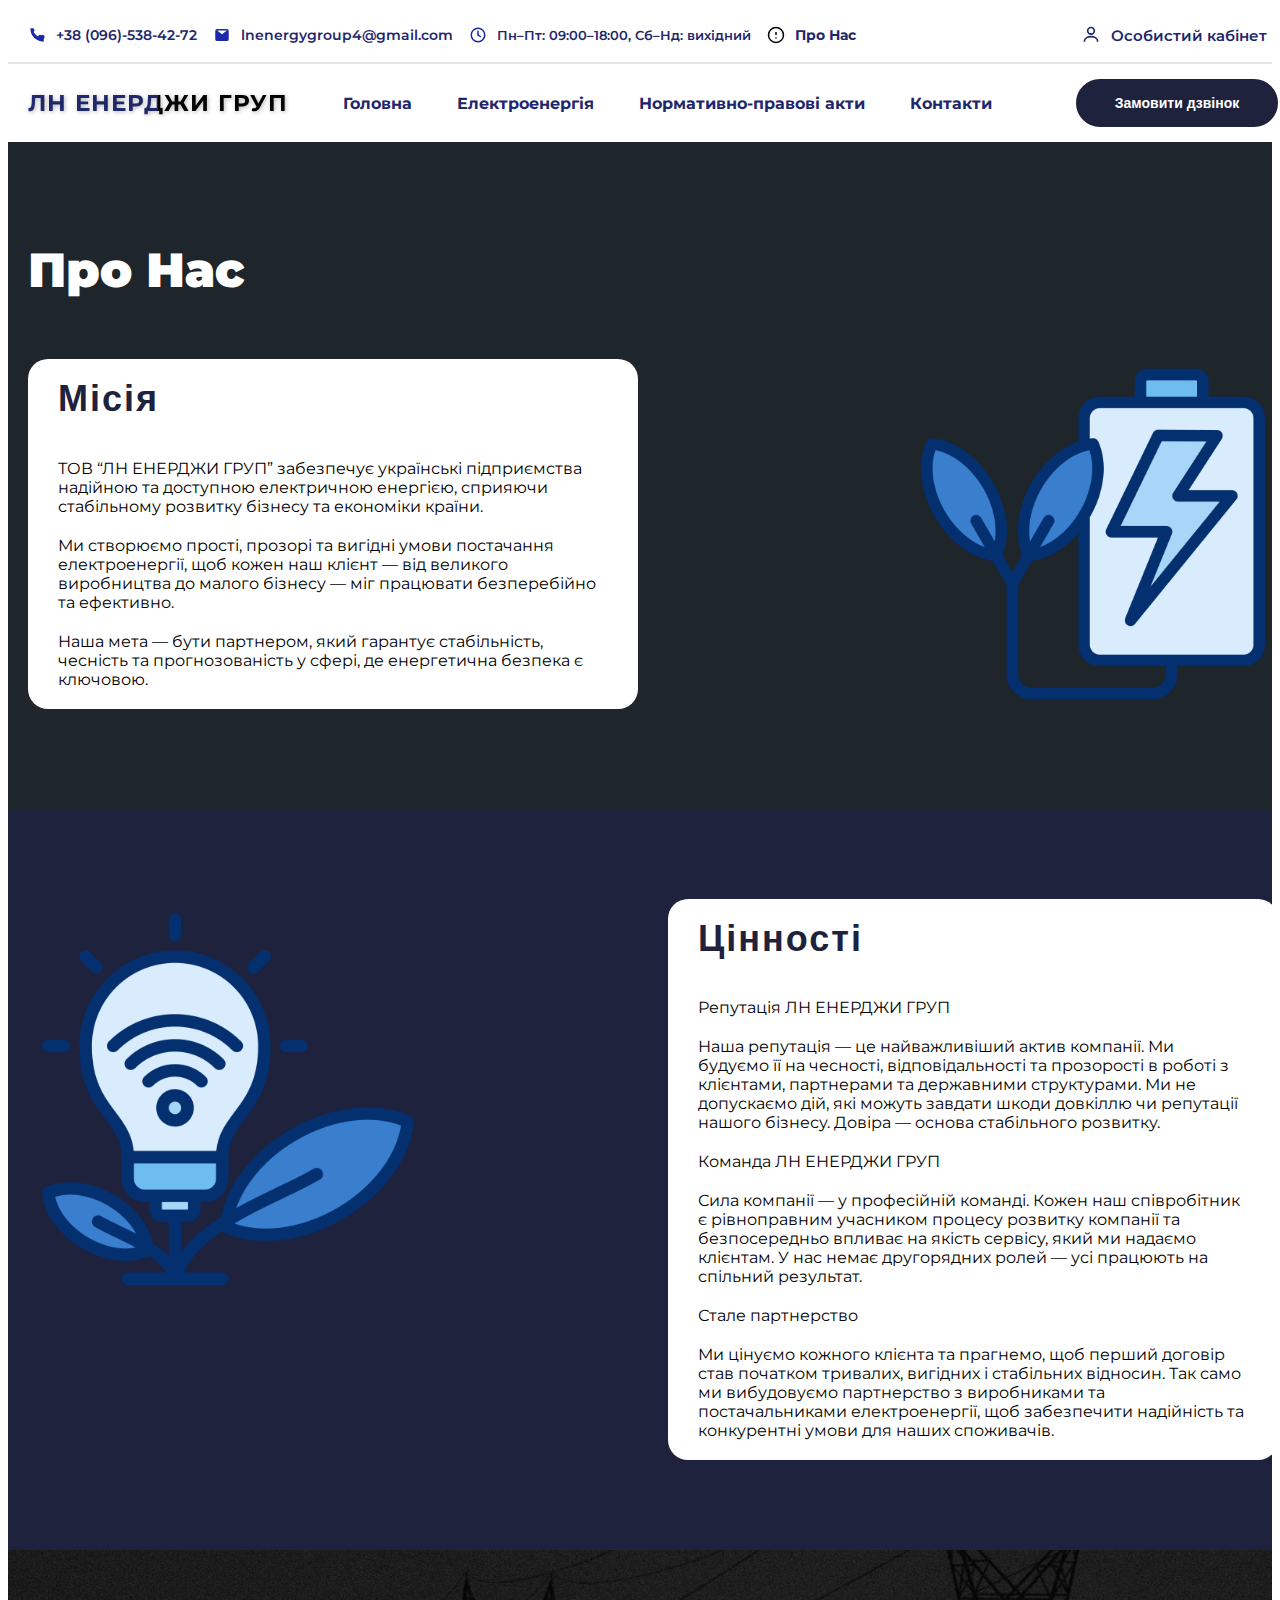
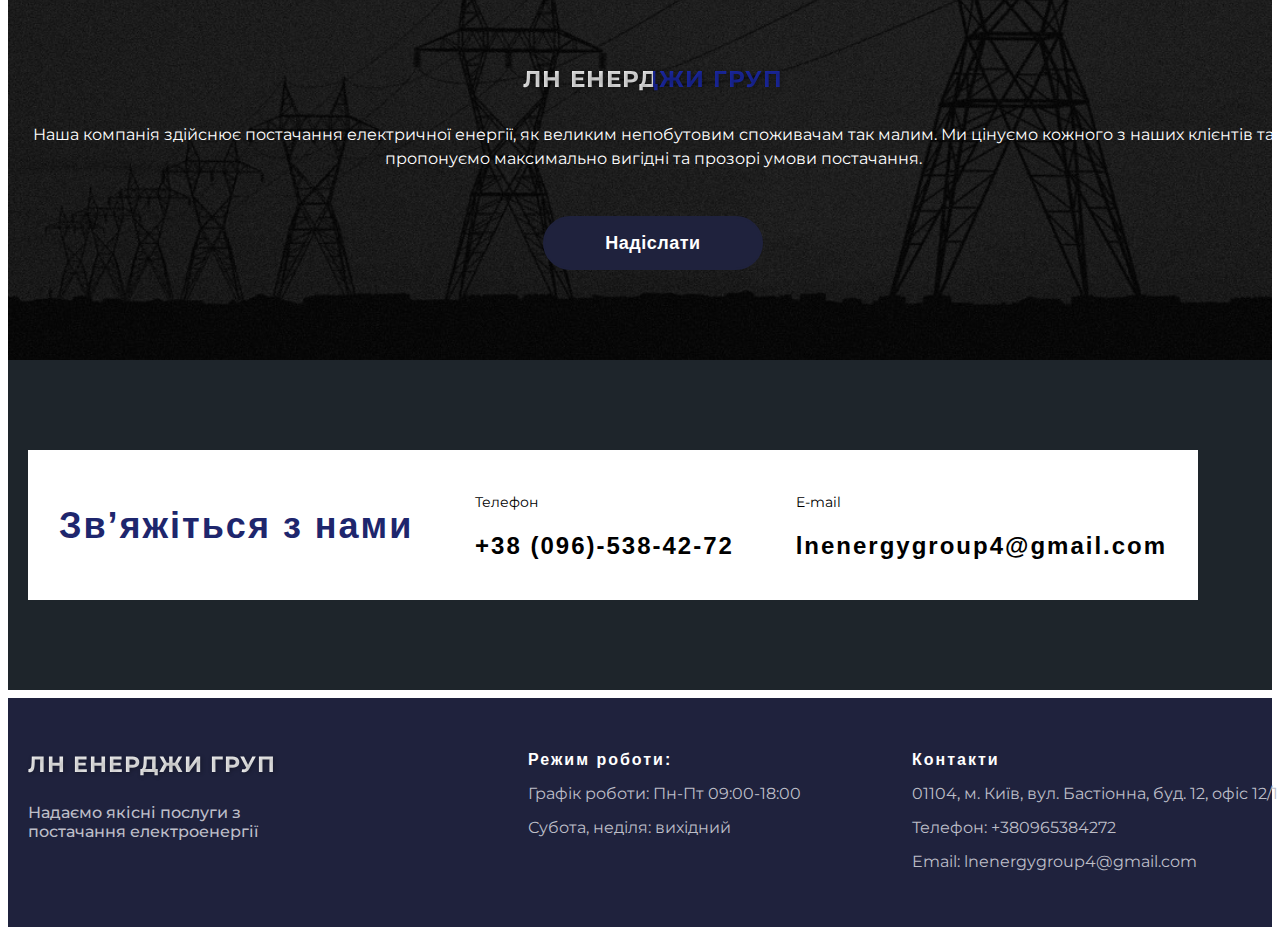
<file: pages/about.html>
<!DOCTYPE html>
<html lang="en">
<head>
    <meta charset="UTF-8">
    <meta name="viewport" content="width=device-width, initial-scale=1.0">
    <title>Document</title>
    <link rel="preconnect" href="https://fonts.gstatic.com" crossorigin>
<link href="https://fonts.googleapis.com/css2?family=Host+Grotesk:ital,wght@0,300..800;1,300..800&family=Poppins:ital,wght@0,100;0,200;0,300;0,400;0,500;0,600;0,700;0,800;0,900;1,100;1,200;1,300;1,400;1,500;1,600;1,700;1,800;1,900&family=Special+Gothic+Expanded+One&display=swap" rel="stylesheet">
    <link
      href="https://fonts.googleapis.com/css2?family=Host+Grotesk:ital,wght@0,300..800;1,300..800&family=Special+Gothic+Expanded+One&display=swap"
      rel="stylesheet"
    />
    <link rel="preconnect" href="https://fonts.gstatic.com" crossorigin />
    <link
      href="https://fonts.googleapis.com/css2?family=Montserrat:ital,wght@0,100..900;1,100..900&display=swap"
      rel="stylesheet"
    />
    <link
      rel="stylesheet"
      href="https://cdnjs.cloudflare.com/ajax/libs/modern-normalize/3.0.1/modern-normalize.min.css"
      integrity="sha512-q6WgHqiHlKyOqslT/lgBgodhd03Wp4BEqKeW6nNtlOY4quzyG3VoQKFrieaCeSnuVseNKRGpGeDU3qPmabCANg=="
      crossorigin="anonymous"
      referrerpolicy="no-referrer"
    />
    <link rel="stylesheet" href="../style/main.min.css" />
</head>
<body>
<div class="top-header container">
  <div class="contact-group">

    <div class="contact-item">
      <a href="tel:++380965384272" class="icon">
        <svg width="18" height="18" viewBox="0 0 24 24" fill="none">
          <path d="M21 16.92v3a1 1 0 0 1-1.11 1 19 19 0 0 1-8.63-3.07 19 19 0 0 1-6-6A19 19 0 0 1 3.08 4.11 1 1 0 0 1 4.1 3H7a1 1 0 0 1 1 .75c.12.63.34 1.24.63 1.81a1 1 0 0 1-.24 1.09L7.5 7.9a15 15 0 0 0 6 6l1.24-1.98a1 1 0 0 1 1.09-.24c.57.29 1.18.51 1.81.63A1 1 0 0 1 21 16.92z" fill="currentColor"/>
        </svg>
      </a>
      <a  href="tel:++380965384272" class="text">+38 (096)-538-42-72</a>
    </div>

    <div class="contact-item">
      <a href="mailto:lnenergygroup4@gmail.com">
      <span class="icon">
        <svg width="18" height="18" viewBox="0 0 24 24" fill="none">
          <path d="M3 6.5A2.5 2.5 0 0 1 5.5 4h13A2.5 2.5 0 0 1 21 6.5v11A2.5 2.5 0 0 1 18.5 20h-13A2.5 2.5 0 0 1 3 17.5v-11Zm2.5-.5L12 11l6.5-5H5.5Z" fill="currentColor"/>
        </svg>
      </span></a>
      <a href="mailto:lnenergygroup4@gmail.com" class="text">lnenergygroup4@gmail.com</a>
    </div>


    <div class="contact-item hours">
      <span class="icon">
        <svg width="18" height="18" viewBox="0 0 24 24" fill="none">
          <path d="M12 7v5l3 2" stroke="currentColor" stroke-width="2" stroke-linecap="round"/>
          <circle cx="12" cy="12" r="9" stroke="currentColor" stroke-width="2"/>
        </svg>
      </span >
      <span class="text">Пн–Пт: 09:00–18:00, Сб–Нд: вихідний</span>
    </div>
<div class="contact-item hours">
  <span class="icon">
    <svg width="20" height="20" viewBox="0 0 24 24" fill="none">
      <circle cx="12" cy="12" r="10" stroke="#000" stroke-width="2"/>
      <line x1="12" y1="8" x2="12" y2="12" stroke="#000" stroke-width="2"/>
      <circle cx="12" cy="16" r="1" fill="#000"/>
    </svg>
  </span>
  <a class="texts" href="../pages/about.html">Про Нас</a>
</div>
  </div>

  <div class="account-group">
    <a class="personal" href="../pages/login.html">
      <span class="icon">
        <svg width="20" height="20" viewBox="0 0 24 24" fill="none">
          <circle cx="12" cy="7" r="4" stroke="currentColor" stroke-width="2"/>
          <path d="M4 20c0-4 4-6 8-6s8 2 8 6" stroke="currentColor" stroke-width="2"/>
        </svg>
      </span>
      Особистий кабінет
    </a>
  </div>
</div>
</div>
    <header class="header">
      <div class="container header__box">
        <div>
          <a href="../index.html" class="header__names">ЛН ЕНЕРДЖИ ГРУП</a>
        </div>
        <div>
          <nav class="header__nav">
            <ul class="header__list">
              <li><a href="../index.html" class="header__links">Головна</a></li>
                            <li><a href="../index.html#energy" class="header__links">Електроенергія</a></li>
              <!-- <li><a href="./index.html#services" class="header__links">Послуги</a></li> -->
              <li><a href="../index.html#document" class="header__links">Нормативно-правові акти</a></li>
              <li><a href="../pages/contact.html" class="header__links">Контакти</a></li>
            </ul>
          </nav>
        </div>
        <!-- <button class="header__button"><p class="header__text">Укр</p></button> -->
        <div class="header__wrap">
          <button type="button" class="header__but" data-modal-open>Замовити дзвінок</button>
        </div>
        
        <button type="button" class="header__buttons" data-modal-header-open>
          <img src="../img/burger.png" alt="" />
        </button>
      </div>
              <div class="menu is-hidden" data-header-modal>
            <button type="button" class="menu__btn" data-modal-header-close>
              <img src="../img/iconsclose.png" alt="" class="header__close">
            </button>
           <a href="../index.html" class="header__namess">ЛН ЕНЕРДЖИ</a>
          
            <ul>
              <li class="header__href"><a href="../index.html" class="header__hre">Головна</a></li>
              <li class="header__href"><a href="../index.html#energy" class="header__hre">Електроенергія</a></li>
              <!-- <li class="header__href"><a href="./index.html#services" class="header__hre">Послуги</a></li> -->
              <li class="header__href"><a href="../index.html#document" class="header__hre">Нормативно-правові акти</a></li>
              <li class="header__href"><a href="../pages/contact.html" class="header__hre">Контакти</a></li>
            </ul>
            <div class="header__boxwrap">

          <div>
            <button type="button" class="header__modal" data-modal-open>Замовити</button>
        </div>
        </div>

          </div>
    </header>

    <section class="abo">
        <div class="container">
            <h1 class="abo__title">Про Нас</h1>
            <div class="abo__box">
            <div class="abo__wrap"> 
                <h2 class="abo__texts">Місія</h2>
                <p class="abo__text">ТОВ “ЛН ЕНЕРДЖИ ГРУП” забезпечує українські підприємства надійною та доступною електричною енергією, сприяючи стабільному розвитку бізнесу та економіки країни.</p>
                <p class="abo__text">Ми створюємо прості, прозорі та вигідні умови постачання електроенергії, щоб кожен наш клієнт — від великого виробництва до малого бізнесу — міг працювати безперебійно та ефективно.</p>
                <p class="abo__text">Наша мета — бути партнером, який гарантує стабільність, чесність та прогнозованість у сфері, де енергетична безпека є ключовою.</p>
            </div>
            <div class="abo__tyt">
                <img src="../img/energ.png" alt="" class="abo__img">
            </div>
            </div>

        </div>
    </section>

    <section class="team">
        <div class="container">
          <div class="team__boxing">
          <div class="team__imagee">
            <img src="../img/smar.png" alt="" class="team__image">
          </div>
            <div class="team__wraps">
            <h2 class="team__title">Цінності</h2>
            <p class="team__desc">Репутація ЛН ЕНЕРДЖИ ГРУП</p>
            <p class="team__desc">Наша репутація — це найважливіший актив компанії. Ми будуємо її на чесності, відповідальності та прозорості в роботі з клієнтами, партнерами та державними структурами.
Ми не допускаємо дій, які можуть завдати шкоди довкіллю чи репутації нашого бізнесу. Довіра — основа стабільного розвитку.     </p>
            <p class="team__desc">Команда ЛН ЕНЕРДЖИ ГРУП</p>
            <p class="team__desc">Сила компанії — у професійній команді. Кожен наш співробітник є рівноправним учасником процесу розвитку компанії та безпосередньо впливає на якість сервісу, який ми надаємо клієнтам.

У нас немає другорядних ролей — усі працюють на спільний результат.       </p>
            <p class="team__desc">Стале партнерство</p>
            <p class="team__desc">Ми цінуємо кожного клієнта та прагнемо, щоб перший договір став початком тривалих, вигідних і стабільних відносин.

Так само ми вибудовуємо партнерство з виробниками та постачальниками електроенергії, щоб забезпечити надійність та конкурентні умови для наших споживачів.</p>
            </div>
        </div>
        </div>
    </section>

    <section class="why">
      <div class="container">
          <a href="../index.html" class="why__namess">ЛН ЕНЕРДЖИ ГРУП</a>
        <p class="why__text">Наша компанія здійснює постачання електричної енергії, як великим непобутовим споживачам так малим. 
Ми цінуємо кожного з наших клієнтів та пропонуємо максимально вигідні та прозорі умови постачання. 
</p>
        <button type="button" class="why__but">Надіслати</button>
      </div>
    </section>

    <section class="write">
      <div class="container">
        <div class="write__box">
          <div>
            <p class="write__text">Зв’яжіться з нами</p>
          </div>
          <div>
            <p class="write__phob">Телефон</p>
            <a href="tel:+380965384272" class="write__lins write__mar">+38 (096)-538-42-72</a>
          </div>
          <div>
            <p class="write__phob">E-mail</p>
            <a href="mailto: lnenergygroup4@gmail.com" class="write__lins"> lnenergygroup4@gmail.com</a>
          </div>
        </div>
      </div>
    </section>

        <footer class="footer">
      <div class="container">
        <div class="footer__wraps">
          <div  class="footer__bog">
        <div class="footer__box">
          <a href="#" class="footer__names">ЛН ЕНЕРДЖИ ГРУП</a>
          <a href="mailto: lnenergygroup4@gmail.com" class="footer__text">Надаємо якісні послуги з постачання електроенергії</a>

        </div>
        <div class="footer__lis">
            <p class="footer__page">Режим роботи:</p>
            <p class="footer__textings">Графік роботи: Пн-Пт 09:00-18:00</p>
            <p class="footer__textings">Субота, неділя: вихідний</p>
          </div>
          </div>
          <div  class="footer__bog">
            <div class="footer__lis">
              <p class="footer__page">Контакти</p>
            <p class="footer__textings">01104, м. Київ, вул. Бастіонна, буд. 12, офіс 12/1</p>
            <p class="footer__textings">Телефон: +380965384272</p>
            <p class="footer__textings">Email: lnenergygroup4@gmail.com</p>
            </div>
            </div>
        </div>
      </div>
    </footer>
            <div class="backdrop is-hidden"  data-modal>
        <div class="backdrop__modal ">
          <h2 class="backdrop__title">Залиште свої дані, ми вам передзвонимо</h2>
          <form  action="https://api.web3forms.com/submit" method="POST" class="backdrop__form">

            <input type="hidden" name="access_key" value="ce1201de-7164-4780-86de-73433d9e954b" class="">
            <label for="name" class="backdrop__label">Ім'я</label>
            <div class="backdrop__wrapper">
            <input type="text" id="name" class="backdrop__input" required>
            <img src="../img/icons90.png" alt="" class="backdrop__icon">

          </div>
            <label for="tell" class="backdrop__label">Телефон</label>
            <div class="backdrop__wrapper">
            <input type="text" id="tell" class="backdrop__input" required>
            <img src="../img/iconsphones.png" alt="" class="backdrop__icon">

            </div>
            <label for="email" class="backdrop__label">Пошта</label>
            <div class="backdrop__wrapper">
            <input type="email" id="emaill" class="backdrop__input" required>
            <img src="../img/iconsmails.png" alt="" class="backdrop__icon">

            </div>
            <label for="text" class="backdrop__comment">Коментар</label>
            <textarea name="text" id="text" placeholder="Введіть текст" class="backdrop__text"></textarea>
            <label class="backdrop__wrapperr">
              <input type="checkbox"  class="backdrop__box" required>
              <span class="backdrop__checked">Погоджуюся з розсилкою та приймаю</span>
              <a href="https://www.facebook.com/"  target="_blank" class="backdrop__links">Умови договору</a>
            </label>
            <div class="ds">
            <button type="submit" class="backdrop__button">Відправити</button>
            </div>
          </form>
          <button type="button" class="backdrop__closee" data-modal-close>
            <img src="../img/iconsclose.png" alt="" class="backdrop__close">
          </button>
        </div>
      </div>

      <script src="../js/back.js"></script>
      <script src="../js/scrol.js"></script>
    
</body>
</html>
</file>
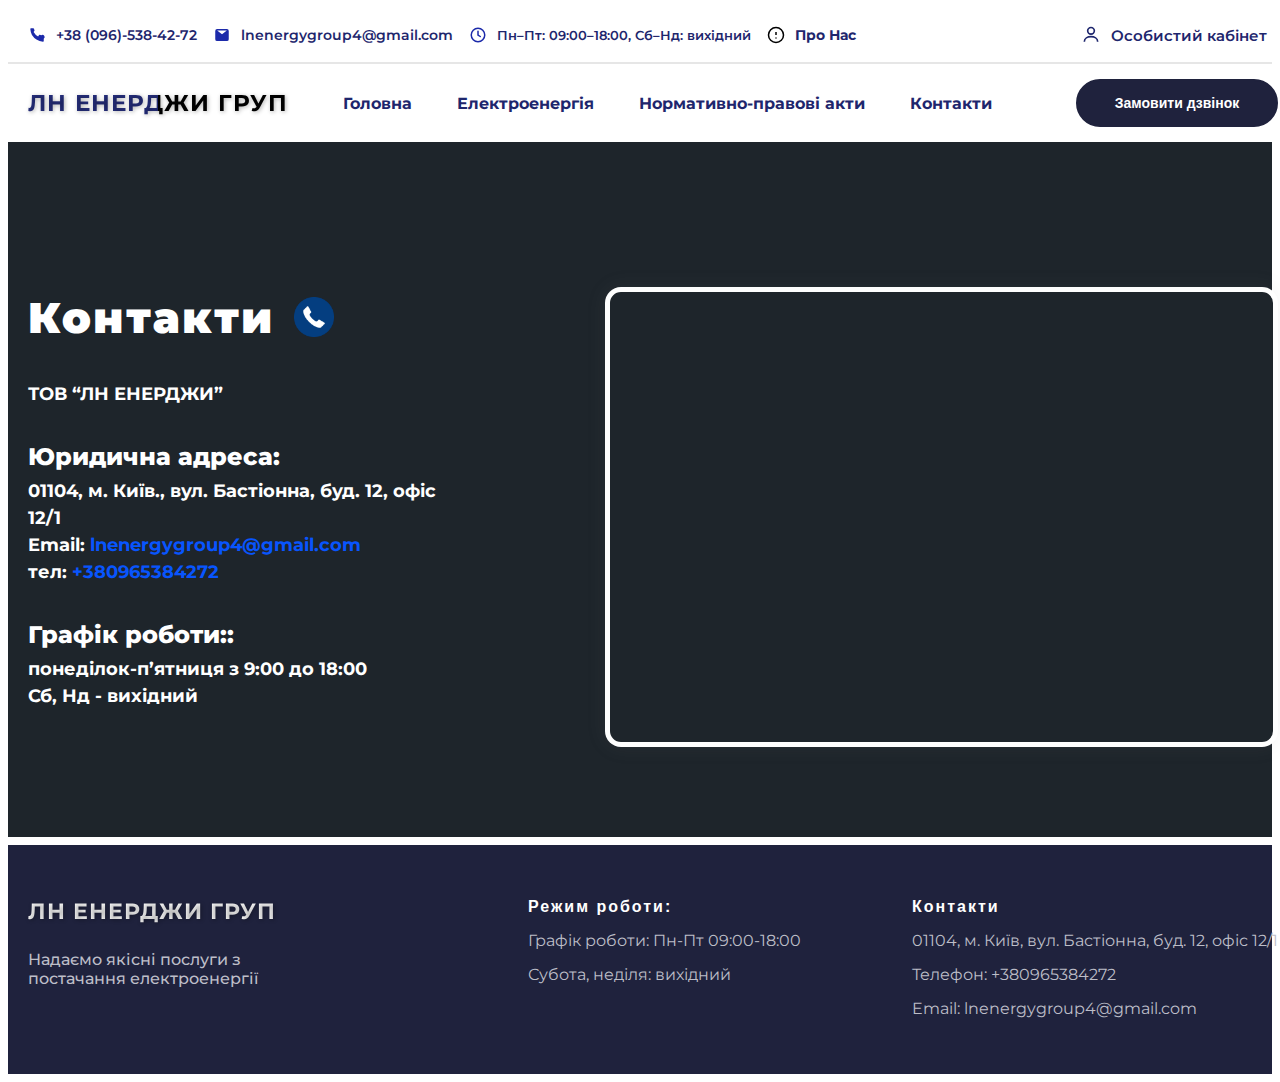
<file: pages/contact.html>
<!DOCTYPE html>
<html lang="en">
<head>
    <meta charset="UTF-8">
    <meta name="viewport" content="width=device-width, initial-scale=1.0">
    <title>Document</title>
    <link rel="preconnect" href="https://fonts.gstatic.com" crossorigin>
<link href="https://fonts.googleapis.com/css2?family=Host+Grotesk:ital,wght@0,300..800;1,300..800&family=Poppins:ital,wght@0,100;0,200;0,300;0,400;0,500;0,600;0,700;0,800;0,900;1,100;1,200;1,300;1,400;1,500;1,600;1,700;1,800;1,900&family=Special+Gothic+Expanded+One&display=swap" rel="stylesheet">
    <link
      href="https://fonts.googleapis.com/css2?family=Host+Grotesk:ital,wght@0,300..800;1,300..800&family=Special+Gothic+Expanded+One&display=swap"
      rel="stylesheet"
    />
    <link rel="preconnect" href="https://fonts.gstatic.com" crossorigin />
    <link
      href="https://fonts.googleapis.com/css2?family=Montserrat:ital,wght@0,100..900;1,100..900&display=swap"
      rel="stylesheet"
    />
    <link
      rel="stylesheet"
      href="https://cdnjs.cloudflare.com/ajax/libs/modern-normalize/3.0.1/modern-normalize.min.css"
      integrity="sha512-q6WgHqiHlKyOqslT/lgBgodhd03Wp4BEqKeW6nNtlOY4quzyG3VoQKFrieaCeSnuVseNKRGpGeDU3qPmabCANg=="
      crossorigin="anonymous"
      referrerpolicy="no-referrer"
      
    />
    <link rel="stylesheet" href="../style/main.min.css" />
</head>
<body>
<div class="top-header container">
  <div class="contact-group">

    <div class="contact-item">
      <a href="tel:++380965384272" class="icon">
        <svg width="18" height="18" viewBox="0 0 24 24" fill="none">
          <path d="M21 16.92v3a1 1 0 0 1-1.11 1 19 19 0 0 1-8.63-3.07 19 19 0 0 1-6-6A19 19 0 0 1 3.08 4.11 1 1 0 0 1 4.1 3H7a1 1 0 0 1 1 .75c.12.63.34 1.24.63 1.81a1 1 0 0 1-.24 1.09L7.5 7.9a15 15 0 0 0 6 6l1.24-1.98a1 1 0 0 1 1.09-.24c.57.29 1.18.51 1.81.63A1 1 0 0 1 21 16.92z" fill="currentColor"/>
        </svg>
      </a>
      <a  href="tel:++380965384272" class="text">+38 (096)-538-42-72</a>
    </div>

    <div class="contact-item">
      <a href="mailto:lnenergygroup4@gmail.com">
      <span class="icon">
        <svg width="18" height="18" viewBox="0 0 24 24" fill="none">
          <path d="M3 6.5A2.5 2.5 0 0 1 5.5 4h13A2.5 2.5 0 0 1 21 6.5v11A2.5 2.5 0 0 1 18.5 20h-13A2.5 2.5 0 0 1 3 17.5v-11Zm2.5-.5L12 11l6.5-5H5.5Z" fill="currentColor"/>
        </svg>
      </span></a>
      <a href="mailto:lnenergygroup4@gmail.com" class="text">lnenergygroup4@gmail.com</a>
    </div>


    <div class="contact-item hours">
      <span class="icon">
        <svg width="18" height="18" viewBox="0 0 24 24" fill="none">
          <path d="M12 7v5l3 2" stroke="currentColor" stroke-width="2" stroke-linecap="round"/>
          <circle cx="12" cy="12" r="9" stroke="currentColor" stroke-width="2"/>
        </svg>
      </span >
      <span class="text">Пн–Пт: 09:00–18:00, Сб–Нд: вихідний</span>
    </div>
<div class="contact-item hours">
  <span class="icon">
    <svg width="20" height="20" viewBox="0 0 24 24" fill="none">
      <circle cx="12" cy="12" r="10" stroke="#000" stroke-width="2"/>
      <line x1="12" y1="8" x2="12" y2="12" stroke="#000" stroke-width="2"/>
      <circle cx="12" cy="16" r="1" fill="#000"/>
    </svg>
  </span>
  <a class="texts" href="../pages/about.html">Про Нас</a>
</div>
  </div>

  <div class="account-group">
    <a class="personal" href="../pages/login.html">
      <span class="icon">
        <svg width="20" height="20" viewBox="0 0 24 24" fill="none">
          <circle cx="12" cy="7" r="4" stroke="currentColor" stroke-width="2"/>
          <path d="M4 20c0-4 4-6 8-6s8 2 8 6" stroke="currentColor" stroke-width="2"/>
        </svg>
      </span>
      Особистий кабінет
    </a>
  </div>
</div>
</div>
    <header class="header">
      <div class="container header__box">
        <div>
          <a href="../index.html" class="header__names">ЛН ЕНЕРДЖИ ГРУП</a>
        </div>
        <div>
          <nav class="header__nav">
            <ul class="header__list">
              <li><a href="../index.html" class="header__links">Головна</a></li>
                            <li><a href="../index.html#energy" class="header__links">Електроенергія</a></li>
              <!-- <li><a href="./index.html#services" class="header__links">Послуги</a></li> -->
              <li><a href="../index.html#document" class="header__links">Нормативно-правові акти</a></li>
              <li><a href="../pages/contact.html" class="header__links">Контакти</a></li>
            </ul>
          </nav>
        </div>
        <!-- <button class="header__button"><p class="header__text">Укр</p></button> -->
        <div class="header__wrap">
          <button type="button" class="header__but" data-modal-open>Замовити дзвінок</button>
        </div>
        
        <button type="button" class="header__buttons" data-modal-header-open>
          <img src="../img/burger.png" alt="" />
        </button>
      </div>
              <div class="menu is-hidden" data-header-modal>
            <button type="button" class="menu__btn" data-modal-header-close>
              <img src="../img/iconsclose.png" alt="" class="header__close">
            </button>
            <a href="../index.html" class="header__namess">ЛН ЕНЕРДЖИ</a>
          
            <ul>
              <li class="header__href"><a href="../index.html" class="header__hre">Головна</a></li>
              <li class="header__href"><a href="../index.html#energy" class="header__hre">Електроенергія</a></li>
              <!-- <li class="header__href"><a href="./index.html#services" class="header__hre">Послуги</a></li> -->
              <li class="header__href"><a href="../index.html#document" class="header__hre">Нормативно-правові акти</a></li>
              <li class="header__href"><a href="../pages/contact.html" class="header__hre">Контакти</a></li>
            </ul>
            <div class="header__boxwrap">

          <div>
            <button type="button" class="header__modal" data-modal-open>Замовити</button>
        </div>
        </div>

          </div>
    </header>


    <section class="con">
        <div class="container">
            <div class="con__box">
            <div>
            <h1 class="con__title">Контакти <img src="../img/iconphon.png" alt="" class="con__imgs"></h1>
          
            <p class="con__des">ТОВ “ЛН ЕНЕРДЖИ”</p>
            <p class="con__text">Юридична адреса:</p>
            <p class="con__des">01104, м. Київ., вул. Бастіонна, буд. 12, офіс 12/1</p>
            <p class="con__des">Email: <a href="mailto:lnenergygroup4@gmail.com" class="con__link">lnenergygroup4@gmail.com</a></p>
            <p class="con__des">тел: <a href="tel:++380965384272" class="con__link">+380965384272</a></p>
            <p class="con__text">Графік роботи::</p>
            <p class="con__des">понеділок-п’ятниця з 9:00 до 18:00</p>
            <p class="con__des">Сб, Нд - вихідний</p>
        
            </div>
            <div class="con__frame">
<iframe src="https://www.google.com/maps/embed?pb=!1m18!1m12!1m3!1d427.1245988519866!2d30.548796788150103!3d50.418025844906666!2m3!1f0!2f0!3f0!3m2!1i1024!2i768!4f13.1!3m3!1m2!1s0x40d4cfa6b13fdf2b%3A0xf82d127a5f2b9c3!2z0KPQutGA0L_QvtGI0YLQsCAwMTEwNA!5e1!3m2!1sru!2sua!4v1765057545734!5m2!1sru!2sua" width="600" class="con__fr" height="450" style="border:0;" allowfullscreen="" loading="lazy" referrerpolicy="no-referrer-when-downgrade"></iframe>
            </div>
            </div>
        </div>
    </section>

<footer class="footer">
      <div class="container">
        <div class="footer__wraps">
          <div  class="footer__bog">
        <div class="footer__box">
          <a href="#" class="footer__names">ЛН ЕНЕРДЖИ ГРУП</a>
          <a href="" class="footer__text">Надаємо якісні послуги з постачання електроенергії</a>

        </div>
        <div class="footer__lis">
            <p class="footer__page">Режим роботи:</p>
            <p class="footer__textings">Графік роботи: Пн-Пт 09:00-18:00</p>
            <p class="footer__textings">Субота, неділя: вихідний</p>
          </div>
          </div>
          <div  class="footer__bog">
            <div class="footer__lis">
              <p class="footer__page">Контакти</p>
            <p class="footer__textings">01104, м. Київ, вул. Бастіонна, буд. 12, офіс 12/1</p>
            <p class="footer__textings">Телефон: +380965384272</p>
            <p class="footer__textings">Email: lnenergygroup4@gmail.com</p>
            </div>
            </div>
        </div>
      </div>
    </footer>
            <div class="backdrop is-hidden"  data-modal>
        <div class="backdrop__modal ">
          <h2 class="backdrop__title">Залиште свої дані, ми вам передзвонимо</h2>
          <form  action="https://api.web3forms.com/submit" method="POST" class="backdrop__form">

            <input type="hidden" name="access_key" value="ce1201de-7164-4780-86de-73433d9e954b" class="">
            <label for="name" class="backdrop__label">Ім'я</label>
            <div class="backdrop__wrapper">
            <input type="text" id="name" class="backdrop__input" required>
            <img src="../img/icons90.png" alt="" class="backdrop__icon">

          </div>
            <label for="tell" class="backdrop__label">Телефон</label>
            <div class="backdrop__wrapper">
            <input type="text" id="tell" class="backdrop__input" required>
            <img src="../img/iconsphones.png" alt="" class="backdrop__icon">

            </div>
            <label for="email" class="backdrop__label">Пошта</label>
            <div class="backdrop__wrapper">
            <input type="email" id="emaill" class="backdrop__input" required>
            <img src="../img/iconsmails.png" alt="" class="backdrop__icon">

            </div>
            <label for="text" class="backdrop__comment">Коментар</label>
            <textarea name="text" id="text" placeholder="Введіть текст" class="backdrop__text"></textarea>
            <label class="backdrop__wrapperr">
              <input type="checkbox"  class="backdrop__box" required>
              <span class="backdrop__checked">Погоджуюся з розсилкою та приймаю</span>
              <a href="https://www.facebook.com/"  target="_blank" class="backdrop__links">Умови договору</a>
            </label>
            <div class="ds">
            <button type="submit" class="backdrop__button">Відправити</button>
            </div>
          </form>
          <button type="button" class="backdrop__closee" data-modal-close>
            <img src="../img/iconsclose.png" alt="" class="backdrop__close">
          </button>
        </div>
      </div>

      <script src="../js/back.js"></script>
      <script src="../js/scrol.js"></script>
    
</body>
</html>
</file>
<file: style/main.min.css>
a{text-decoration:none}ul{list-style:none;margin:0;padding:0}img{display:block;width:100%;max-width:100%;height:auto}p,h1,h2,h3,h4{margin:0}button{border:none;cursor:pointer}body{background:#fff;font-family:"Montserrat"}html{scroll-behavior:smooth}::-webkit-scrollbar{width:5px;background-color:#000}::-webkit-scrollbar-thumb{background:linear-gradient(90deg, #d4d4d4 0%, #d4d4d4 100%)}::-moz-selection{background-color:gray;color:#fff}::selection{background-color:gray;color:#fff}.container{max-width:1250px;padding-left:15px;padding-right:15px;margin-right:auto;margin-left:auto}@media screen and (min-width: 480px){.container{width:480px;padding:0 20px}}@media screen and (min-width: 768px){.container{width:768px}}@media screen and (min-width: 1280px){.container{width:1280px}}.header__box{display:flex;align-items:center;justify-content:center}:root{--gap: 16px}.top-header{display:flex;justify-content:space-between;gap:var(--gap);padding:10px 20px;background:#fff}.contact-group,.account-group{display:flex;align-items:center;gap:var(--gap)}.contact-item{display:flex;align-items:center;gap:10px;font-size:14px;color:var(--muted)}.contact-item .icon{width:18px;height:18px;display:flex;color:#1c2aaa;align-items:center;justify-content:center}.contact-item .text{color:#1e266d;font-weight:600;display:none}@media screen and (min-width: 1280px){.contact-item .text{display:flex}}.contact-item .texts{color:#1e266d;font-size:12px;font-weight:700}@media screen and (min-width: 1280px){.contact-item .texts{font-size:14px}}.hours{font-size:13px;color:var(--muted)}.personal{display:flex;align-items:center;gap:10px;padding:6px 10px;border-radius:8px;background:rgba(0,0,0,0);border:1px solid rgba(0,0,0,0);font-weight:600;color:#1e266d;cursor:pointer;font-size:11px;transition:background .15s,transform .1s,box-shadow .15s}@media screen and (min-width: 1280px){.personal{font-size:15px}}.personal:hover{background:#b5b5b5;transform:translateY(-1px);box-shadow:0 2px 8px #000}.personal .icon{width:20px;height:20px}@media(max-width: 680px){.top-header{gap:12px;padding:12px}.contact-group{flex-wrap:wrap;gap:10px 14px}}.header{padding-top:15px;border-top:2px solid #e6e6e6;padding-bottom:15px;background-color:#fff;position:sticky;top:0;left:0;z-index:100;transition:transform .3s ease}.header.hide{transform:translateY(-101%)}.header__names{font-family:"Montserrat","Roboto",sans-serif;font-weight:700;font-size:23px;background:linear-gradient(to right, #273081 50%, #000000 50%);-webkit-background-clip:text;-webkit-text-fill-color:rgba(0,0,0,0);text-transform:uppercase;letter-spacing:1px;text-shadow:1px 1px 4px rgba(0,0,0,.3)}.header__namess{font-family:"Montserrat","Roboto",sans-serif;font-weight:700;font-size:23px;background:linear-gradient(to right, #273081 50%, #ffffff 50%);-webkit-background-clip:text;-webkit-text-fill-color:rgba(0,0,0,0);text-transform:uppercase;letter-spacing:1px;text-shadow:1px 1px 4px rgba(0,0,0,.3);margin-bottom:20px}.header__list{display:flex;align-items:center;gap:45px;margin-left:55px;display:none}@media screen and (min-width: 1280px){.header__list{display:flex}}.header__links{color:#1e266d;font-weight:700}.header__links:hover,.header__links:focus{color:#161c52}.header__wrap{display:flex;align-items:center;margin-left:auto}.header__button{background-color:rgba(0,0,0,0);color:#ff5000;border:none;font-weight:700;display:none}@media screen and (min-width: 1280px){.header__button{display:block}}.header__text{margin-left:60px}.header__but{width:202px;font-size:14px;padding:10px 20px;display:block;cursor:pointer;text-align:center;background-color:#1f223d;border-radius:80px;line-height:24px;color:#fff;font-weight:700;outline:0;border:2px solid #1f223d;display:none;transition:background-color .4s ease,color .4s ease}@media screen and (min-width: 1280px){.header__but{display:block}}.header__but:hover{background-color:#000;color:#dfdfdf}.header__buttons{width:38px;border:none;background-color:rgba(0,0,0,0);cursor:pointer;display:block}@media screen and (min-width: 768px){.header__buttons{display:flex}}@media screen and (min-width: 1280px){.header__buttons{display:none}}.header__close{width:26px}.header__lists{display:flex;gap:17px;align-items:center;margin-top:66px}.header__boxwrap{display:flex;align-items:end;justify-content:space-between}.header__href{font-size:24px;font-weight:700;padding-top:10px;padding-bottom:10px;border-top:1px solid #fff}.header__href:last-child{border-bottom:1px solid #fff}.header__hre{color:#fff}.header__logos{width:180px;margin-bottom:40px}.header__modal{width:122px;font-size:14px;padding:4px 20px;cursor:pointer;text-align:center;background-color:#1f223d;border-radius:80px;line-height:24px;color:#fff;margin-top:30px;font-weight:700;outline:0;border:2px solid #f6f6f6}.menu{position:fixed;top:0;left:0;width:100%;height:100vh;box-shadow:0px 4px 8px 0px rgba(0,0,0,.04),0px 2px 4px 0px rgba(0,0,0,.08),0px 1px 3px 0px rgba(0,0,0,.16);padding:48px 40px;opacity:1;background-color:#000}.is-hidden{opacity:0;pointer-events:none}.menu__btn{border:none;background-color:rgba(0,0,0,0);position:absolute;top:20px;right:15px}.hero{background-image:linear-gradient(rgba(0, 0, 0, 0.7), rgba(0, 0, 0, 0.7)),url(../img/offfic.jpg);padding-top:60px;padding-bottom:60px;background-color:#000;background-position:center;background-repeat:no-repeat;background-size:cover;text-align:center;overflow:hidden}@media screen and (min-width: 768px){.hero{padding-top:120px;padding-bottom:120px}}.hero__title{font-weight:900;max-width:900px;width:100%;font-size:28px;line-height:1.6;color:#fff;text-align:center;margin-left:auto;margin-right:auto}@media screen and (min-width: 768px){.hero__title{font-size:52px}}.hero__text{color:#fff;font-size:24px;line-height:1.2;border:1px solid #fff;border-radius:11px;padding:5px 35px;width:-moz-max-content;width:max-content;text-align:center;margin:0 auto;margin-top:20px;margin-bottom:40px;font-weight:400}@media screen and (min-width: 768px){.hero__text{font-size:24px}}@media screen and (min-width: 1280px){.hero__text{font-size:36px}}.hero__box{width:100%;background:rgba(0,0,0,.5);padding:17px 24px 22px;text-align:center;font-weight:300;font-size:14px;line-height:32px;border-left:4px solid #1f223d;border-right:4px solid #1f223d;margin-right:auto;margin-left:auto}@media screen and (min-width: 768px){.hero__box{font-size:23px}}@media screen and (min-width: 1280px){.hero__box{width:490px}}.hero__desc{color:#fff;margin-bottom:20px;width:100%;font-size:18px}@media screen and (min-width: 768px){.hero__desc{font-size:23px}}.hero__list{display:flex;align-items:center;gap:5px;justify-content:center}.hero__item{width:100%}@media screen and (min-width: 768px){.hero__item{width:210px}}.hero__link{display:flex;justify-content:center;align-items:center;color:#000;font-weight:700;gap:10px;height:40px;width:100%;background:#fff;transform:scale(1);transition:transform .3s ease}@media screen and (min-width: 768px){.hero__link{width:100%;gap:19px}}.hero__link:hover{transform:scale(0.9)}.hero .hero__list li:last-child .hero__link{background:#25a3e1}.hero__img{width:28px;height:28px}.law{background:#1f223d;padding-top:80px;padding-bottom:80px}.law__img{width:80px;height:80px;border-radius:50%}.law__imgg{width:80px;height:80px;border-radius:50%}.law__list{display:block}@media screen and (min-width: 1280px){.law__list{display:flex;justify-content:center;gap:20px}}.law .law__list .law__item:nth-child(2){margin-top:20px;margin-bottom:20px}@media screen and (min-width: 1280px){.law .law__list .law__item:nth-child(2){margin-top:0px;margin-bottom:0px}}.law .law__list .law__item:nth-child(2):hover{margin-top:-10px}.law__title{margin-top:15px;margin-bottom:16px;color:#1e266d}.law__pishka{color:#1e266d}.law__span{font-size:18px;color:#1e266d}.law__hed{margin-top:20px;margin-bottom:20px}.law__tetring{margin-top:20px}.law__item{width:100%;border-radius:24px;padding:25px;background:#fff;box-shadow:0px 8px 30px 0px rgba(0,0,0,.1);transition:margin-top .4s ease;border:2px solid rgba(0,0,0,0);background-image:none}@media screen and (min-width: 1280px){.law__item{width:393px}}.law__item:hover{border-radius:24px;background:#fff;-webkit-backdrop-filter:blur(25px);backdrop-filter:blur(25px);background-image:url();background-position:right;background-repeat:no-repeat;background-size:cover;overflow:hidden;margin-top:-10px}.law__boxing{display:flex;align-items:center;gap:70px;margin-left:auto;margin-right:auto}.law__worry{color:#1e266d;font-family:"Poppins" sans-serif;font-size:18px;font-style:normal;font-weight:700;line-height:normal}.law__but{font-size:20px;line-height:30px;display:flex;color:#fff;font-weight:700;justify-content:center;align-items:center;background:#ff5000;border-radius:48px;padding:6px 32px}.law__wrap{display:flex;justify-content:center;margin-top:30px}.serv{padding-top:115px;padding-bottom:90px;background-color:#232b32}.serv__title{font-size:48px;line-height:1.6;color:#fafafa;font-family:"Montserrat";font-weight:800;margin-bottom:40px}.serv__list{display:flex;justify-content:space-between;align-items:center;display:flex;flex-direction:column;gap:30px}@media screen and (min-width: 768px){.serv__list{display:flex;flex-direction:column;gap:30px}}@media screen and (min-width: 1280px){.serv__list{display:flex;flex-direction:row;gap:0px}}.serv .serv__item{position:relative;padding:28px 40px;width:100%;height:100%;background:#2b343c;box-shadow:0 20px 36px rgba(0,0,0,.1);overflow:hidden;transition:all .4s ease}@media screen and (min-width: 768px){.serv .serv__item{width:550px;height:291px;padding:48px 60px}}.serv .serv__item::before,.serv .serv__item::after{content:"";position:absolute;height:3px;background-color:#1f223d;width:0%;transition:width .4s ease}.serv .serv__item::before{top:0;left:0}.serv .serv__item::after{bottom:0;right:0}.serv .serv__item:hover::before,.serv .serv__item:hover::after{width:100%}.serv .serv__item .border-left,.serv .serv__item .border-right{content:"";position:absolute;width:3px;height:0%;background-color:#1f223d;transition:height .4s ease}.serv .serv__item .border-left{left:0;top:0}.serv .serv__item .border-right{right:0;bottom:0}.serv .serv__item:hover .border-left,.serv .serv__item:hover .border-right{height:100%}.serv__li{position:relative}.serv__li::before{content:"";background:#fff;position:absolute;height:2px;width:12px;left:0;top:50%;transform:translateY(-50%)}.serv__describ{margin-top:20px;color:#fff;font-weight:500;padding-left:20px}.head{background:#1f223d;padding-top:35px;padding-bottom:35px}.head__title{color:#fff;font-weight:900;letter-spacing:2px;font-size:32px;line-height:1.6;margin-bottom:40px}@media screen and (min-width: 768px){.head__title{font-size:36px;text-align:center}}@media screen and (min-width: 1280px){.head__title{font-size:48px;text-align:start}}.head__text{font-size:18px;line-height:1.2;letter-spacing:.5px;color:#b9b9b9;font-weight:900;border:1px solid #000;padding:5px 35px;width:100%;background-color:#000}@media screen and (min-width: 768px){.head__text{font-size:18px;width:402.5px;margin-left:auto;margin-right:auto}}@media screen and (min-width: 1280px){.head__text{margin-left:0px;margin-right:0px;text-align:start}}.head__list{display:flex;flex-wrap:wrap;justify-content:space-between}@media screen and (min-width: 768px){.head__list{justify-content:center}}@media screen and (min-width: 1280px){.head__list{display:flex;flex-wrap:wrap;justify-content:space-between}}@keyframes borderSegment{0%{transform:scaleX(0);opacity:0}25%{transform:scaleX(1);opacity:1}50%{transform:scaleY(0);opacity:0}100%{transform:scaleY(1);opacity:1}}@keyframes borderLoopHorizontal{0%,100%{width:0%;opacity:0}50%{width:100%;opacity:1}}@keyframes borderLoopVertical{0%,100%{height:0%;opacity:0}50%{height:100%;opacity:1}}.head .head--group1 .head__list{display:flex;flex-direction:column;width:100%;gap:20px}.head .head--group1 .head__item{position:relative;display:block;padding:25px 24px;width:100%;border-radius:8px;font-weight:700;font-size:12px;color:#fff;background-color:rgba(0,0,0,0);border:1px solid hsla(0,0%,100%,.05);overflow:hidden;transition:transform .25s ease,box-shadow .25s ease}.head .head--group1 .head__item::after{content:"";position:absolute;top:50%;right:24px;transform:translateY(-50%);width:32px;height:32px;background:url(../img/downloadicon.png) center no-repeat;background-color:#fff;border-radius:50%;outline:2px solid #000;background-size:contain;z-index:2}.head .head--group1 .head__item span.border-helper{position:absolute;inset:0;pointer-events:none}.head .head--group1 .head__item span.border-helper::before,.head .head--group1 .head__item span.border-helper::after,.head .head--group1 .head__item span.border-helper>*::before,.head .head--group1 .head__item span.border-helper>*::after{content:"";position:absolute;background-color:#fff}.head .head--group1 .head__item span.border-helper::before{top:0;left:0;width:2px;height:100%;animation:borderLoopVertical 2.5s linear infinite 0s}.head .head--group1 .head__item span.border-helper::after{top:0;left:0;height:2px;width:100%;animation:borderLoopHorizontal 2.5s linear infinite .625s}.head .head--group1 .head__item span.border-helper>span.right-line,.head .head--group1 .head__item span.border-helper>div.right-line{position:absolute;top:0;right:0;width:2px;height:100%;background-color:#fff;animation:borderLoopVertical 2.5s linear infinite 1.25s;content:""}.head .head--group1 .head__item span.border-helper>span.bottom-line,.head .head--group1 .head__item span.border-helper>div.bottom-line{position:absolute;bottom:0;left:0;height:2px;width:100%;background-color:#fff;animation:borderLoopHorizontal 2.5s linear infinite 1.875s;content:""}.head .head--group1 .head__item::before{content:"";position:absolute;top:0;left:0;height:2px;width:100%;background-color:#fff;opacity:.2;z-index:1}.head .head--group1 .head__item:hover{transform:translateY(-3px);box-shadow:0 4px 20px rgba(88,88,88,.3)}.head .head--group1 .head__item:active{transform:scale(0.95)}@media screen and (min-width: 768px){.head .head--group1 .head__item{font-size:14px;font-weight:700}}.head .head--group2 .head__list{display:flex;flex-direction:column;gap:20px}.head .head--group2 .head__item{background:#0d0d0d;border:1px solid hsla(0,0%,100%,.45);color:#fff;border-radius:10px;padding:28px 26px;transition:.25s ease;position:relative}.head .head--group2 .head__item::after{content:"";position:absolute;top:50%;right:24px;transform:translateY(-50%);width:32px;height:32px;background:url(../img/downloadicon.png) center no-repeat;background-color:#fff;border-radius:50%;outline:2px solid #000;background-size:contain;z-index:2}.head .head--group2 .head__item:hover{background:linear-gradient(90deg, #0c0c0c, #1a1a1a);box-shadow:0 0 20px rgba(165,165,165,.45);transform:translateY(-3px)}.head .head--group3 .head__list{display:flex;flex-direction:column}.head .head--group3 .head__item{background:hsla(0,0%,100%,.03);-webkit-backdrop-filter:blur(6px);backdrop-filter:blur(6px);border-radius:14px;padding:30px 28px;border:1px solid hsla(0,0%,100%,.14);transition:.3s ease;color:#fff;position:relative;margin-bottom:20px}.head .head--group3 .head__item::after{content:"";position:absolute;top:50%;right:24px;transform:translateY(-50%);width:32px;height:32px;background:url(../img/downloadicon.png) center no-repeat;background-color:#fff;border-radius:50%;outline:2px solid #000;background-size:contain;z-index:2}.head .head--group3 .head__item:hover{border-color:#dadada;box-shadow:0 0 25px rgba(190,190,190,.5);transform:translateY(-4px)}.station{padding-top:90px;padding-bottom:90px;background-color:#232b32}.station__title{font-size:30px;line-height:1.6;margin-bottom:40px;color:#fff;font-weight:900;text-align:center}@media screen and (min-width: 480px){.station__title{font-size:40px}}@media screen and (min-width: 1280px){.station__title{text-align:start;font-size:48px}}.station__text{width:100%;max-width:500px;color:#fff;line-height:1.5;font-weight:500;margin-left:auto;font-size:14px;margin-right:auto}@media screen and (min-width: 1280px){.station__text{text-align:start;font-size:16px}}.station__list{display:flex;align-items:center;gap:20px;justify-content:center;margin-bottom:30px;margin-top:60px}@media screen and (min-width: 1280px){.station__list{margin-bottom:0px;align-items:start;justify-content:flex-start}}.station .station--group3 .station__list{display:flex;flex-direction:column;gap:12px}.station .station--group3 .station__item{background:hsla(0,0%,100%,.03);-webkit-backdrop-filter:blur(6px);backdrop-filter:blur(6px);border-radius:14px;padding:26px 60px 26px 28px;border:1px solid hsla(0,0%,100%,.14);transition:.3s ease;color:#fff;position:relative;width:100%;display:flex;align-items:center}@media screen and (min-width: 1280px){.station .station--group3 .station__item{width:500px}}.station .station--group3 .station__item::after{content:"";position:absolute;top:50%;right:24px;transform:translateY(-50%);width:32px;height:32px;background:url(../img/downloadicon.png) center no-repeat;background-color:#fff;border-radius:50%;outline:2px solid #000;background-size:contain;z-index:2}.station .station--group3 .station__item:hover{border-color:#ababab;box-shadow:0 0 25px rgba(145,145,145,.5);transform:translateY(-4px)}.station__button{display:block;cursor:pointer;text-align:center;background-color:#ff5000;border-radius:80px;font-size:15px;line-height:24px;color:#fff;font-weight:700;letter-spacing:.5px;padding:5px 20px;outline:0;border:2px solid #ff5000;transition:color .4s ease,background-color .4s ease}@media screen and (min-width: 1280px){.station__button{padding:11px 38px;font-size:17px}}.station__button:hover{background-color:#000;color:#fff}.station__but{background:#fff;border:2px solid #ff5000;color:#ff5000;display:block;cursor:pointer;text-align:center;background-color:#000;border-radius:80px;font-size:15px;line-height:24px;color:#fff;font-weight:700;letter-spacing:.5px;padding:5px 20px;transition:color .4s ease,background-color .4s ease}@media screen and (min-width: 1280px){.station__but{padding:11px 38px;font-size:17px}}.station__but:hover{background-color:#ff5000;color:#fff}.station__box{display:block;align-items:center;justify-content:space-between}@media screen and (min-width: 1280px){.station__box{display:flex}}.station__flex{display:flex}.station__listsss{display:flex;justify-content:center}@media screen and (min-width: 1280px){.station__listsss{justify-content:flex-start}}.station__image{width:150px;border-radius:10px}@media screen and (min-width: 1280px){.station__image{width:250px}}.station__block{display:block}.station__images{width:200px;height:120px;margin-left:10px;margin-bottom:30px;border-radius:10px}@media screen and (min-width: 480px){.station__images{margin-left:30px}}@media screen and (min-width: 768px){.station__images{margin-left:40px}}@media screen and (min-width: 1280px){.station__images{width:300px;height:180px;margin-left:40px}}.station__imagess{width:140px;margin-left:10px;border-radius:10px}@media screen and (min-width: 480px){.station__imagess{margin-left:30px}}@media screen and (min-width: 1280px){.station__imagess{width:220px;margin-left:100px}}.station__img{display:block;transition:transform .6s cubic-bezier(0.4, 0, 0.2, 1),box-shadow .6s cubic-bezier(0.4, 0, 0.2, 1);will-change:transform}.station__img:hover{transform:translateY(-2px) scale(1.025);box-shadow:0 4px 18px rgba(0,0,0,.06)}.con{padding-top:70px;padding-bottom:50px;background:#1e252b}@media screen and (min-width: 1280px){.con{padding-top:115px;padding-bottom:90px}}.con__title{font-size:43px;line-height:1.1;color:#fff;font-weight:900;letter-spacing:2px;margin-bottom:40px;display:flex;align-items:center;gap:20px}.con__text{color:#fff;font-weight:800;font-size:24px;margin-top:34px;margin-bottom:7px}.con__des{font-size:18px;font-weight:700;color:#fff;line-height:1.5}.con__link{color:#0855fe}.con__box{display:block;align-items:center;justify-content:space-between}@media screen and (min-width: 1280px){.con__box{display:flex}}.con__frame{margin-top:30px;background:#1e252b;border-radius:16px;border:5px solid hsla(0,0%,100%,.997);box-shadow:0 0 20px rgba(125,125,125,.1);display:flex;justify-content:center;align-items:center;transition:.3s ease;overflow:hidden}.con__frame:hover{box-shadow:0 0 30px rgba(143,143,143,.25);transform:translateY(-3px)}@media screen and (min-width: 1280px){.con__frame{margin-left:155px}}.con__fr{width:100%;border-radius:12px;border:2px solid #fff;filter:drop-shadow(0 0 10px rgba(255, 80, 0, 0.25));transition:.3s ease}.con__fr:hover{border-color:#fff;filter:drop-shadow(0 0 14px rgba(255, 80, 0, 0.35))}@media screen and (min-width: 780px){.con__fr{margin-top:0;width:500px}}@media screen and (min-width: 1280px){.con__fr{width:700px}}.con__imgs{width:40px}.con__map{width:100%;margin-top:30px;height:360px;border-radius:20px;outline:2px solid #fff}@media screen and (min-width: 1280px){.con__map{width:450px;margin-top:0px}}.login{padding-top:80px;padding-bottom:80px;background-color:#232b32}.login__top{font-size:38px;font-weight:700;color:#fff;margin-bottom:20px}.login__bottom{display:flex;align-items:center;gap:20px;font-family:Inter,Arial,sans-serif}.login__brand{font-size:16px;font-weight:600;color:#9b9b9b}.login__btn{display:flex;align-items:center;gap:6px;background:none;border:none;padding:0;font-size:15px;font-weight:600;color:#9b9b9b;cursor:pointer}.login__btn:hover{opacity:.75}.login__arrow{display:flex}.login__arrow svg{display:block;stroke:currentColor}.login-wrapper{width:100%;min-height:100vh;background:#1e252b;display:flex;align-items:center;justify-content:center;padding:40px}.login-form{width:100%;max-width:900px;background:#232a31;padding:40px 50px;border-radius:20px;box-shadow:0 0 25px rgba(0,0,0,.4);display:flex;flex-direction:column;gap:20px}.login-form h2{font-size:32px;color:#fff;font-weight:600;margin-bottom:10px}.login-form label{color:#c9d1d9;font-size:16px}.login-form input[type=text],.login-form input[type=password]{width:100%;padding:14px;border-radius:10px;border:1px solid #3a424a;background:#2a323a;color:#fff;font-size:16px}.login-form input[type=text]:focus,.login-form input[type=password]:focus{border-color:#4aa3ff;outline:none}.login-form .remember-block{display:flex;align-items:center;gap:10px}.login-form .remember-block label{font-size:15px;color:#bfc7ce}.login-form .login-btn{width:100%;padding:15px;background:#4aa3ff;color:#fff;border-radius:10px;border:none;font-size:18px;cursor:pointer;transition:.3s}.login-form .login-btn:hover{background:#1e7fd9}.login-form .links{margin-top:10px;display:flex;justify-content:space-between}.login-form .links a{color:#4aa3ff;text-decoration:none;font-size:16px;transition:.3s}.login-form .links a:hover{text-decoration:underline}@media screen and (max-width: 480px){.login-wrapper{padding:20px}.login-form{padding:30px 20px;border-radius:15px}.login-form h2{font-size:24px}.login-form label{font-size:14px}.login-form input[type=text],.login-form input[type=password]{padding:12px;font-size:14px}.login-form .login-btn{font-size:16px;padding:12px}.login-form .links a{font-size:14px}}@media screen and (min-width: 768px)and (max-width: 1279px){.login-form{max-width:600px}.login-form h2{font-size:28px}.login-form label{font-size:15px}.login-form input[type=text],.login-form input[type=password]{font-size:15px;padding:13px}.login-form .login-btn{font-size:17px;padding:14px}.login-form .links a{font-size:15px}}@media screen and (min-width: 1280px){.login-form{max-width:900px}.login-form h2{font-size:32px}.login-form label{font-size:16px}.login-form input[type=text],.login-form input[type=password]{font-size:16px;padding:14px}.login-form .login-btn{font-size:18px;padding:15px}.login-form .links a{font-size:16px}}.abo{padding-top:90px;padding-bottom:90px;background:#1e252b}.abo__title{font-size:48px;line-height:1.6;font-weight:900;margin-bottom:40px;color:#fff}.abo__img{width:370px;animation:spinY 7s linear infinite;transform-style:preserve-3d}@keyframes spinY{from{transform:rotateY(0deg)}to{transform:rotateY(360deg)}}.abo__box{display:block;align-items:center;justify-content:space-between}@media screen and (min-width: 1280px){.abo__box{display:flex}}.abo__wrap{width:100%;background:#fff;padding:20px 30px;border-radius:20px;margin-bottom:30px}@media screen and (min-width: 1280px){.abo__wrap{width:550px;margin-bottom:0px}}.abo__tyt{display:flex;justify-content:center}@media screen and (min-width: 1280px){.abo__tyt{display:block}}.abo__text{margin-top:20px;color:#000}.abo__texts{display:block;font-size:36px;line-height:1.1;color:#1f223d;font-weight:700;letter-spacing:2px;font-family:Gilroy,sans-serif;margin-bottom:40px}.team{padding-top:90px;padding-bottom:90px;background-color:#1f223d}.team__title{display:block;font-size:36px;line-height:1.1;color:#1f223d;font-weight:700;letter-spacing:2px;font-family:Gilroy,sans-serif;margin-bottom:40px}.team__image{width:400px;animation:spinY 7s linear infinite;transform-style:preserve-3d}@keyframes spinY{from{transform:rotateY(0deg)}to{transform:rotateY(360deg)}}.team__boxing{display:flex;flex-direction:column-reverse;align-items:center;justify-content:space-between}@media screen and (min-width: 1280px){.team__boxing{flex-direction:row;align-items:flex-start}}.team__desc{color:#010101;margin-top:20px}.team__imagee{display:flex;justify-content:center}@media screen and (min-width: 1280px){.team__imagee{display:block}}.team__wraps{background:#fff;padding:20px 30px;width:100%;border-radius:20px;margin-bottom:30px}@media screen and (min-width: 1280px){.team__wraps{width:550px;margin-bottom:0px}}.why{padding-top:115px;padding-bottom:90px;text-align:center;background-image:linear-gradient(rgba(0, 0, 0, 0.7), rgba(0, 0, 0, 0.7)),url(../img/backphotoss.jpg);background-position:center;background-repeat:no-repeat;background-size:cover;text-align:center;overflow:hidden}.why__namess{font-family:"Montserrat","Roboto",sans-serif;font-weight:700;font-size:23px;background:linear-gradient(to right, #f3f3f3 50%, #1c2aaa 50%);-webkit-background-clip:text;-webkit-text-fill-color:rgba(0,0,0,0);text-transform:uppercase;letter-spacing:1px;text-shadow:1px 1px 4px rgba(0,0,0,.3)}.why__text{margin-top:30px;margin-bottom:45px;font-size:16px;line-height:1.5;color:#fff}.why__title{font-size:36px;line-height:1.1;color:#ff5000;font-weight:900;letter-spacing:2px;font-family:Gilroy,sans-serif}.why__but{cursor:pointer;text-align:center;background-color:#1f223d;border-radius:80px;font-size:18px;line-height:24px;color:#fff;font-weight:700;letter-spacing:.5px;padding:13px 40px;outline:0;border:2px solid #1f223d;width:-moz-max-content;width:max-content;min-width:220px;transition:background-color .4s ease}.why__but:hover{background-color:#000}.write{padding-top:90px;padding-bottom:90px;background:#1e252b}.write__box{background-color:#fff;width:100%;height:100%;padding:20px 30px;display:block;align-items:center;justify-content:space-around}@media screen and (min-width: 1280px){.write__box{display:flex;width:1170px;height:150px;padding:0px 0px}}.write__text{font-size:26px;line-height:1.1;color:#1e266d;font-weight:700;margin-bottom:20px;letter-spacing:2px;font-family:Gilroy,sans-serif}@media screen and (min-width: 1280px){.write__text{margin-bottom:0px;font-size:36px}}.write__mar{margin-bottom:10px}@media screen and (min-width: 1280px){.write__mar{margin-bottom:0px}}.write__lins{font-size:18px;line-height:1.1;color:#000;font-weight:700;letter-spacing:2px;font-family:Gilroy,sans-serif}@media screen and (min-width: 1280px){.write__lins{font-size:24px}}.write__phob{color:#000;font-size:14px;line-height:1.5;margin-bottom:20px;margin-top:20px}@media screen and (min-width: 1280px){.write__phob{margin-top:0px}}.backdrop.is-hidden{opacity:0;visibility:hidden;pointer-events:none}.backdrop.is-hidden .modal{transform:translate(-50%, -50%) scale(0.6)}.backdrop{position:fixed;top:0;left:0;width:100%;height:100%;z-index:200;background-color:rgba(0,0,0,.459);opacity:1;transition:opacity 250ms cubic-bezier(0.4, 0, 0.2, 1),visibility 250ms cubic-bezier(0.4, 0, 0.2, 1)}.backdrop__modal{transition:transform 250ms cubic-bezier(0.4, 0, 0.2, 1),opacity 250ms cubic-bezier(0.4, 0, 0.2, 1);transform:translate(-50%, -50%) scale(1);position:relative;padding:40px;transition:transform 250ms cubic-bezier(0.4, 0, 0.2, 1);position:absolute;top:52%;left:50%;border-radius:15px;outline:2px solid #515151;background:#000;box-shadow:0px 1px 3px 0px rgba(0,0,0,.12),0px 1px 1px 0px rgba(0,0,0,.14),0px 2px 1px 0px rgba(0,0,0,.2);width:98%;height:85%}@media screen and (min-width: 480px){.backdrop__modal{width:450px;height:609px}}@media screen and (min-width: 1200px){.backdrop__modal{width:528px;height:600px}}.backdrop__title{margin-bottom:12px;color:#fff;text-align:center;font-size:20px;font-weight:700;line-height:1.5;letter-spacing:.6px}@media screen and (min-width: 1200px){.backdrop__title{line-height:1.15}}.backdrop__label{color:#fff;font-size:12px;font-weight:400;letter-spacing:.12px;display:block;margin-bottom:4px}.backdrop__wrapper{position:relative}.backdrop__input{padding-right:40px;padding-left:40px;margin-bottom:10px;width:100%;height:40px;color:#fff;border-radius:4px;outline:1px solid #fff;border:none;background-color:#000;transition-property:outline;transition-duration:250ms;transition-timing-function:cubic-bezier(0.4, 0, 0.2, 1)}.backdrop__input:hover,.backdrop__input:focus{padding-right:41px;padding-left:41px;border:none;outline:1px solid #1c2aaa}.backdrop__icon{position:absolute;top:11px;left:12px;width:18px;height:18px;transition-property:fill;transition-duration:250ms;transition-timing-function:cubic-bezier(0.4, 0, 0.2, 1)}.backdrop__comment{display:block;margin-bottom:4px;font-size:12px;font-weight:400;line-height:normal;letter-spacing:.12px}.backdrop__text{resize:none;width:100%;height:120px;padding:12px 16px;color:#fff;font-size:12px;font-weight:400;letter-spacing:.12px;border-radius:4px;outline:1px solid #fff;background-color:#000;transition-property:outline;transition-duration:250ms;transition-timing-function:cubic-bezier(0.4, 0, 0.2, 1);border:none}.backdrop__text:hover,.backdrop__text:focus{outline:1px solid #1c2aaa}.backdrop__wrapperr{justify-content:center;margin-top:20px;display:block;align-items:center;gap:8px;flex-wrap:wrap}@media screen and (min-width: 480px){.backdrop__wrapperr{display:flex}}@media screen and (min-width: 1200px){.backdrop__wrapperr{font-size:14px}}.backdrop__box{width:16px;height:15px}.backdrop__checked{color:#757575;font-size:12px;font-weight:700;line-height:24px;letter-spacing:.42px;font-family:"Roboto"}@media screen and (min-width: 1200px){.backdrop__checked{font-size:14px;line-height:1.71}}.backdrop__links{font-size:12px;font-weight:400;line-height:24px;color:#1c2aaa;letter-spacing:.42px;text-decoration-line:underline}@media screen and (min-width: 1200px){.backdrop__links{font-size:14px;line-height:1.71}}.backdrop .ds{display:flex;justify-content:center}.backdrop__button{color:#fff;text-align:center;font-family:Roboto;font-size:16px;font-style:normal;font-weight:700;line-height:30px;letter-spacing:.96px;padding:10px 52px;border-radius:4px;background-color:#1c2aaa;box-shadow:0px 4px 4px 0px rgba(0,0,0,.15);border:none;margin-top:30px;transition-property:background;transition-duration:250ms;transition-timing-function:cubic-bezier(0.4, 0, 0.2, 1)}.backdrop__button:hover,.backdrop__button:focus{border:none;outline:0px solid red}.backdrop__closee{position:absolute;top:8px;right:8px;display:flex;align-items:center;justify-content:center;width:30px;height:30px;background-color:rgba(0,0,0,0);border-radius:50%;border:none;outline:1px solid #fff;transition-property:fill,outline;transition-duration:250ms;transition-timing-function:cubic-bezier(0.4, 0, 0.2, 1)}.backdrop__closee:hover,.backdrop__closee:focus{outline:1px solid #1c2aaa}.backdrop__closee:hover .backdrop__close,.backdrop__closee:focus .backdrop__close{transform:rotate(180deg)}.backdrop__closee:hover .backdrop__close,.backdrop__closee:focus .backdrop__close{transform:rotate(180deg)}.backdrop__close{width:18px;height:18px;transition:transform .4s ease}.footer{background-color:#1f223d;border-top:8px solid #fff;padding-bottom:20px;padding-top:53px}.footer__wraps{display:flex;flex-wrap:wrap;justify-content:space-between}.footer__box{width:260px;margin-right:0px}@media screen and (min-width: 480px){.footer__box{margin-right:30px}}@media screen and (min-width: 1280px){.footer__box{margin-right:200px}}.footer__names{font-family:"Montserrat","Roboto",sans-serif;font-weight:700;font-size:22px;background:linear-gradient(to right, #ffffff 50%, #ffffff 50%);-webkit-background-clip:text;-webkit-text-fill-color:rgba(0,0,0,0);text-transform:uppercase;letter-spacing:1px;text-shadow:1px 1px 4px rgba(0,0,0,.3)}.footer__text{color:#bdbec8;font-size:16px;font-weight:500;margin-top:25px;margin-bottom:25px;display:block}@media screen and (min-width: 1280px){.footer__text{margin-bottom:66px}}.footer__texts{color:#fff;font-size:20px;font-weight:700;margin-bottom:20px;margin-top:45px;display:block}.footer__hiden{display:none}@media screen and (min-width: 480px){.footer__hiden{display:block}}.footer__list{display:flex;gap:17px;align-items:center}.footer .footer__list li:nth-child(2) .footer__imgs{width:10px;height:16px}.footer__link{display:flex;align-items:center;justify-content:center;border-radius:50%;border:1px solid #fff;width:34px;height:34px}.footer__page{font-size:16px;line-height:1.1;color:#fff;font-weight:700;letter-spacing:2px;font-family:Gilroy,sans-serif}.footer__textings{color:#bdbec8;margin-top:15px;font-size:14px}@media screen and (min-width: 1280px){.footer__textings{font-size:16px}}.footer .footer__lis:nth-of-type(3){margin-left:42px;margin-right:42px}.footer .footer__lis:nth-of-type(4){text-align:right}.footer__bog{display:flex;gap:20px;justify-content:center}@media screen and (min-width: 480px){.footer__bog{gap:40px}}.footer .footer__bog:nth-of-type(2){margin-left:auto;margin-top:30px}@media screen and (min-width: 768px){.footer .footer__bog:nth-of-type(2){margin-left:170px;margin-top:30px}}@media screen and (min-width: 1280px){.footer .footer__bog:nth-of-type(2){margin-left:40px;margin-top:30px}}@media screen and (min-width: 1280px){.footer .footer__bog:nth-of-type(2){margin-left:40px;margin-top:0px}}/*# sourceMappingURL=main.min.css.map */
</file>
